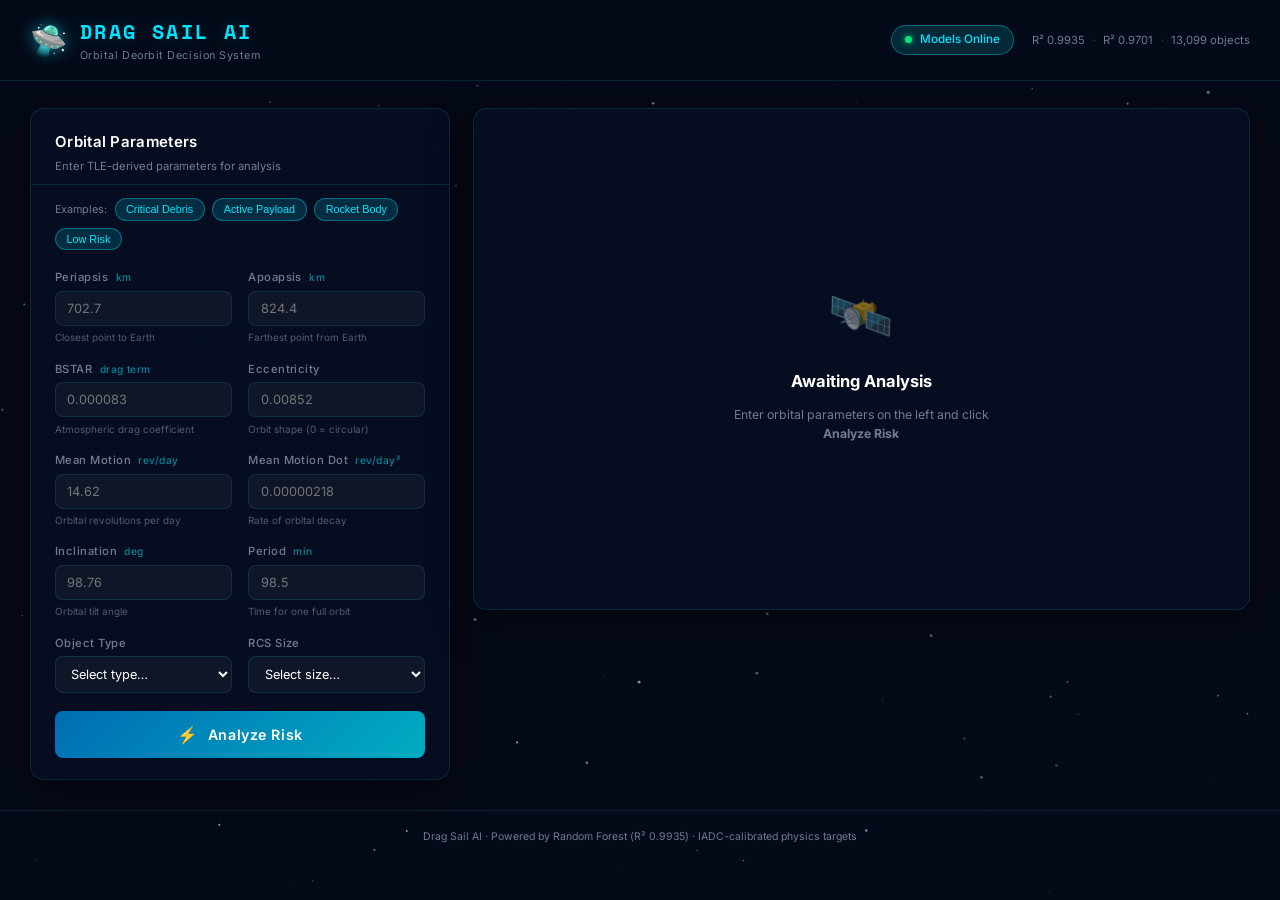
<file: templates/index.html>
<!DOCTYPE html>
<html lang="en">
<head>
  <meta charset="UTF-8">
  <meta name="viewport" content="width=device-width, initial-scale=1.0">
  <title>Drag Sail AI — Orbital Risk Assessment</title>
  <meta name="description" content="AI-powered orbital debris risk assessment and drag sail deployment recommendation system">
  <link rel="preconnect" href="https://fonts.googleapis.com">
  <link href="https://fonts.googleapis.com/css2?family=Inter:wght@300;400;500;600;700&family=Space+Mono:wght@400;700&display=swap" rel="stylesheet">
  <link rel="stylesheet" href="/static/css/style.css">
</head>
<body>

  <!-- Star field canvas -->
  <canvas id="stars-canvas"></canvas>

  <!-- ── HEADER ── -->
  <header class="header">
    <div class="header-inner">
      <div class="logo">
        <div class="logo-icon">🛸</div>
        <div class="logo-text">
          <h1>DRAG SAIL AI</h1>
          <p>Orbital Deorbit Decision System</p>
        </div>
      </div>
      <div class="header-meta">
        <div class="status-pill">
          <span class="pulse-dot"></span>Models Online
        </div>
        <div class="model-stats">
          <span title="Natural Deorbit Model R²">R² 0.9935</span>
          <span class="sep">·</span>
          <span title="Risk Score Model R²">R² 0.9701</span>
          <span class="sep">·</span>
          <span>13,099 objects</span>
        </div>
      </div>
    </div>
  </header>

  <!-- ── MAIN ── -->
  <main class="main">
    <div class="app-grid">

      <!-- ════════ LEFT — INPUT PANEL ════════ -->
      <section class="card input-card">
        <div class="card-header">
          <h2>Orbital Parameters</h2>
          <p>Enter TLE-derived parameters for analysis</p>
        </div>

        <!-- Presets -->
        <div class="presets-row">
          <span class="presets-label">Examples:</span>
          <button class="preset-btn" data-preset="critical">Critical Debris</button>
          <button class="preset-btn" data-preset="payload">Active Payload</button>
          <button class="preset-btn" data-preset="rocket">Rocket Body</button>
          <button class="preset-btn" data-preset="low">Low Risk</button>
        </div>

        <form id="predict-form" novalidate>
          <div class="form-grid">

            <div class="field">
              <label for="periapsis">Periapsis <em>km</em></label>
              <input id="periapsis" type="number" step="0.1" placeholder="702.7" required>
              <span class="field-hint">Closest point to Earth</span>
            </div>

            <div class="field">
              <label for="apoapsis">Apoapsis <em>km</em></label>
              <input id="apoapsis" type="number" step="0.1" placeholder="824.4" required>
              <span class="field-hint">Farthest point from Earth</span>
            </div>

            <div class="field">
              <label for="bstar">BSTAR <em>drag term</em></label>
              <input id="bstar" type="number" step="any" placeholder="0.000083" required>
              <span class="field-hint">Atmospheric drag coefficient</span>
            </div>

            <div class="field">
              <label for="eccentricity">Eccentricity</label>
              <input id="eccentricity" type="number" step="any" min="0" max="1" placeholder="0.00852" required>
              <span class="field-hint">Orbit shape (0 = circular)</span>
            </div>

            <div class="field">
              <label for="mean_motion">Mean Motion <em>rev/day</em></label>
              <input id="mean_motion" type="number" step="0.01" placeholder="14.62" required>
              <span class="field-hint">Orbital revolutions per day</span>
            </div>

            <div class="field">
              <label for="mean_motion_dot">Mean Motion Dot <em>rev/day²</em></label>
              <input id="mean_motion_dot" type="number" step="any" placeholder="0.00000218" required>
              <span class="field-hint">Rate of orbital decay</span>
            </div>

            <div class="field">
              <label for="inclination">Inclination <em>deg</em></label>
              <input id="inclination" type="number" step="0.01" min="0" max="180" placeholder="98.76" required>
              <span class="field-hint">Orbital tilt angle</span>
            </div>

            <div class="field">
              <label for="period">Period <em>min</em></label>
              <input id="period" type="number" step="0.1" placeholder="98.5" required>
              <span class="field-hint">Time for one full orbit</span>
            </div>

            <div class="field">
              <label for="object_type">Object Type</label>
              <select id="object_type" required>
                <option value="">Select type…</option>
                <option value="DEBRIS">DEBRIS</option>
                <option value="PAYLOAD">PAYLOAD</option>
                <option value="ROCKET BODY">ROCKET BODY</option>
                <option value="TBA">TBA</option>
              </select>
            </div>

            <div class="field">
              <label for="rcs_size">RCS Size</label>
              <select id="rcs_size" required>
                <option value="">Select size…</option>
                <option value="SMALL">SMALL (&lt; 0.1 m²)</option>
                <option value="MEDIUM">MEDIUM (0.1–1 m²)</option>
                <option value="LARGE">LARGE (&gt; 1 m²)</option>
              </select>
            </div>

          </div><!-- /form-grid -->

          <button type="submit" class="analyze-btn" id="analyze-btn">
            <span class="btn-icon">⚡</span>
            <span class="btn-text">Analyze Risk</span>
            <span class="btn-loader" id="btn-loader" style="display:none">
              <span class="spinner"></span>
            </span>
          </button>
        </form>
      </section><!-- /input-card -->

      <!-- ════════ RIGHT — RESULTS PANEL ════════ -->
      <section class="card results-card" id="results-card">

        <!-- Empty state -->
        <div class="results-empty" id="results-empty">
          <div class="empty-icon">🛰️</div>
          <h3>Awaiting Analysis</h3>
          <p>Enter orbital parameters on the left and click <strong>Analyze Risk</strong></p>
        </div>

        <!-- Error state -->
        <div class="results-error" id="results-error" style="display:none">
          <div class="empty-icon">⚠️</div>
          <h3>Analysis Failed</h3>
          <p id="error-msg"></p>
        </div>

        <!-- Results -->
        <div class="results-body" id="results-body" style="display:none">

          <!-- Top row: Gauge + Action -->
          <div class="top-row">

            <!-- Circular Risk Gauge -->
            <div class="gauge-wrap">
              <svg viewBox="0 0 220 220" class="gauge-svg" aria-label="Risk Score Gauge">
                <defs>
                  <filter id="glow">
                    <feGaussianBlur stdDeviation="4" result="blur"/>
                    <feMerge><feMergeNode in="blur"/><feMergeNode in="SourceGraphic"/></feMerge>
                  </filter>
                </defs>
                <!-- Track -->
                <circle cx="110" cy="110" r="90" fill="none"
                        stroke="rgba(255,255,255,0.06)" stroke-width="14"/>
                <!-- Progress -->
                <circle id="gauge-arc" cx="110" cy="110" r="90" fill="none"
                        stroke="#00e5ff" stroke-width="14" stroke-linecap="round"
                        stroke-dasharray="565.5" stroke-dashoffset="565.5"
                        transform="rotate(-90 110 110)"
                        filter="url(#glow)" class="gauge-arc"/>
                <!-- Score text -->
                <text id="gauge-number" x="110" y="100" text-anchor="middle"
                      class="gauge-number">--</text>
                <text x="110" y="125" text-anchor="middle" class="gauge-sub">RISK SCORE</text>
              </svg>
              <div id="risk-level-badge" class="risk-badge level-low">---</div>
            </div>

            <!-- Action + quick stats -->
            <div class="action-column">
              <div class="label-sm">Recommended Action</div>
              <div id="action-badge" class="action-badge">---</div>

              <div class="quick-stats">
                <div class="qs-item">
                  <div class="qs-label">Object Type</div>
                  <div id="qs-type" class="qs-value">---</div>
                </div>
                <div class="qs-item">
                  <div class="qs-label">Altitude Zone</div>
                  <div id="qs-zone" class="qs-value">---</div>
                </div>
                <div class="qs-item">
                  <div class="qs-label">RCS Size</div>
                  <div id="qs-rcs" class="qs-value">---</div>
                </div>
              </div>
            </div>
          </div><!-- /top-row -->

          <!-- Deorbit Timeline -->
          <div class="section-label">Deorbit Projection</div>
          <div class="timeline-row">
            <div class="timeline-card card-natural">
              <div class="tc-icon">🌍</div>
              <div class="tc-label">Without Sail</div>
              <div class="tc-years">
                <span id="nat-years" class="tc-number">--</span>
                <span class="tc-unit">yrs</span>
              </div>
            </div>

            <div class="timeline-arrow-wrap">
              <div class="arrow-line"></div>
              <div class="arrow-head">→</div>
              <div id="savings-tag" class="savings-tag">saves -- yrs</div>
            </div>

            <div class="timeline-card card-sail">
              <div class="tc-icon">🪂</div>
              <div class="tc-label">With Drag Sail</div>
              <div class="tc-years">
                <span id="sail-years" class="tc-number">--</span>
                <span class="tc-unit">yrs</span>
              </div>
            </div>
          </div>

          <!-- Sail Deployment Bar -->
          <div class="section-label">Drag Sail Deployment Level</div>
          <div class="deploy-bar-wrap">
            <div class="deploy-header">
              <span id="deploy-action-label" class="deploy-action">---</span>
              <span id="deploy-pct-label" class="deploy-pct">-- %</span>
            </div>
            <div class="deploy-track">
              <div id="deploy-fill" class="deploy-fill" style="width:0%"></div>
              <div class="deploy-markers">
                <span style="left:0%">0%</span>
                <span style="left:20%">20%</span>
                <span style="left:50%">50%</span>
                <span style="left:80%">80%</span>
                <span style="left:100%">100%</span>
              </div>
            </div>
          </div>

          <!-- Risk Breakdown -->
          <div class="section-label">Risk Summary</div>
          <div class="risk-summary">
            <div class="rs-row">
              <span class="rs-key">Natural Lifetime</span>
              <span id="rs-nat" class="rs-val">--</span>
            </div>
            <div class="rs-row">
              <span class="rs-key">Risk Score</span>
              <span id="rs-score" class="rs-val">--</span>
            </div>
            <div class="rs-row">
              <span class="rs-key">Risk Level</span>
              <span id="rs-level" class="rs-val">--</span>
            </div>
            <div class="rs-row">
              <span class="rs-key">Sail Deployment</span>
              <span id="rs-deploy" class="rs-val">--</span>
            </div>
            <div class="rs-row">
              <span class="rs-key">Accelerated Deorbit</span>
              <span id="rs-sail" class="rs-val">--</span>
            </div>
            <div class="rs-row highlight">
              <span class="rs-key">Years Saved</span>
              <span id="rs-saved" class="rs-val">--</span>
            </div>
          </div>

        </div><!-- /results-body -->
      </section><!-- /results-card -->

    </div><!-- /app-grid -->
  </main>

  <footer class="footer">
    Drag Sail AI · Powered by Random Forest (R² 0.9935) · IADC-calibrated physics targets
  </footer>

  <script src="/static/js/app.js"></script>
</body>
</html>
</file>
<file: static/css/style.css>
/* ============================================================
   Drag Sail AI — Space-themed dark UI
   ============================================================ */

/* ── Tokens ─────────────────────────────────────────────────── */
:root {
  --bg:          #050a18;
  --bg-card:     rgba(8, 16, 36, 0.72);
  --border:      rgba(0, 229, 255, 0.12);
  --border-h:    rgba(0, 229, 255, 0.35);
  --cyan:        #00e5ff;
  --cyan-dim:    rgba(0, 229, 255, 0.15);
  --amber:       #ffab00;
  --red:         #ff4d4d;
  --green:       #00e676;
  --orange:      #ff6d00;
  --text:        #cdd6f4;
  --text-dim:    rgba(205,214,244,0.55);
  --text-bright: #ffffff;
  --radius:      14px;
  --radius-sm:   8px;
  --shadow:      0 8px 40px rgba(0,0,0,0.6);
  --glow-cyan:   0 0 20px rgba(0,229,255,0.25);
  --font-mono:   'Space Mono', monospace;
  --font-sans:   'Inter', sans-serif;
  --transition:  0.3s cubic-bezier(0.4,0,0.2,1);
}

/* ── Reset ───────────────────────────────────────────────────── */
*, *::before, *::after { box-sizing: border-box; margin: 0; padding: 0; }
html { font-size: 15px; scroll-behavior: smooth; }
body {
  background: var(--bg);
  color: var(--text);
  font-family: var(--font-sans);
  min-height: 100vh;
  overflow-x: hidden;
  line-height: 1.6;
}

/* ── Stars canvas ────────────────────────────────────────────── */
#stars-canvas {
  position: fixed;
  inset: 0;
  z-index: 0;
  pointer-events: none;
}

/* ── Header ──────────────────────────────────────────────────── */
.header {
  position: relative;
  z-index: 10;
  border-bottom: 1px solid var(--border);
  background: rgba(5,10,24,0.9);
  backdrop-filter: blur(12px);
}
.header-inner {
  max-width: 1400px;
  margin: 0 auto;
  padding: 1rem 2rem;
  display: flex;
  align-items: center;
  justify-content: space-between;
  gap: 1rem;
}
.logo {
  display: flex;
  align-items: center;
  gap: 0.85rem;
}
.logo-icon {
  font-size: 2rem;
  filter: drop-shadow(0 0 8px rgba(0,229,255,0.6));
  animation: float 4s ease-in-out infinite;
}
@keyframes float {
  0%,100% { transform: translateY(0); }
  50%      { transform: translateY(-4px); }
}
.logo-text h1 {
  font-family: var(--font-mono);
  font-size: 1.35rem;
  font-weight: 700;
  color: var(--cyan);
  letter-spacing: 0.12em;
  text-shadow: var(--glow-cyan);
}
.logo-text p {
  font-size: 0.72rem;
  color: var(--text-dim);
  letter-spacing: 0.05em;
}
.header-meta {
  display: flex;
  align-items: center;
  gap: 1.2rem;
}
.status-pill {
  display: flex;
  align-items: center;
  gap: 0.5rem;
  background: var(--cyan-dim);
  border: 1px solid var(--border-h);
  border-radius: 20px;
  padding: 0.3rem 0.9rem;
  font-size: 0.78rem;
  color: var(--cyan);
  font-weight: 500;
}
.pulse-dot {
  width: 7px;
  height: 7px;
  border-radius: 50%;
  background: var(--green);
  box-shadow: 0 0 6px var(--green);
  animation: pulse 2s ease-in-out infinite;
}
@keyframes pulse {
  0%,100% { opacity: 1; transform: scale(1); }
  50%      { opacity: 0.5; transform: scale(0.7); }
}
.model-stats {
  font-size: 0.75rem;
  color: var(--text-dim);
}
.sep { margin: 0 0.3rem; opacity: 0.4; }

/* ── Main layout ─────────────────────────────────────────────── */
.main {
  position: relative;
  z-index: 5;
  max-width: 1400px;
  margin: 0 auto;
  padding: 1.8rem 2rem 2rem;
}
.app-grid {
  display: grid;
  grid-template-columns: 420px 1fr;
  gap: 1.5rem;
  align-items: start;
}
@media (max-width: 920px) {
  .app-grid { grid-template-columns: 1fr; }
}

/* ── Card ────────────────────────────────────────────────────── */
.card {
  background: var(--bg-card);
  border: 1px solid var(--border);
  border-radius: var(--radius);
  backdrop-filter: blur(14px);
  box-shadow: var(--shadow);
  overflow: hidden;
}
.card-header {
  padding: 1.4rem 1.6rem 0.6rem;
  border-bottom: 1px solid var(--border);
}
.card-header h2 {
  font-size: 1rem;
  font-weight: 600;
  color: var(--text-bright);
  letter-spacing: 0.02em;
}
.card-header p {
  font-size: 0.75rem;
  color: var(--text-dim);
  margin-top: 0.2rem;
}

/* ── Presets ─────────────────────────────────────────────────── */
.presets-row {
  display: flex;
  flex-wrap: wrap;
  align-items: center;
  gap: 0.5rem;
  padding: 0.9rem 1.6rem 0.4rem;
}
.presets-label {
  font-size: 0.72rem;
  color: var(--text-dim);
  white-space: nowrap;
}
.preset-btn {
  padding: 0.28rem 0.7rem;
  border-radius: 20px;
  border: 1px solid var(--border-h);
  background: var(--cyan-dim);
  color: var(--cyan);
  font-size: 0.72rem;
  cursor: pointer;
  transition: var(--transition);
}
.preset-btn:hover {
  background: rgba(0,229,255,0.25);
  box-shadow: var(--glow-cyan);
}

/* ── Form ────────────────────────────────────────────────────── */
form { padding: 0.8rem 1.6rem 1.4rem; }
.form-grid {
  display: grid;
  grid-template-columns: 1fr 1fr;
  gap: 0.9rem 1.1rem;
  margin-bottom: 1.2rem;
}
.field { display: flex; flex-direction: column; gap: 0.3rem; }
.field label {
  font-size: 0.75rem;
  font-weight: 500;
  color: var(--text-dim);
  letter-spacing: 0.04em;
}
.field label em {
  font-style: normal;
  font-size: 0.68rem;
  color: rgba(0,229,255,0.55);
  margin-left: 4px;
}
.field input, .field select {
  background: rgba(255,255,255,0.04);
  border: 1px solid var(--border);
  border-radius: var(--radius-sm);
  padding: 0.6rem 0.75rem;
  color: var(--text-bright);
  font-size: 0.85rem;
  font-family: var(--font-sans);
  transition: var(--transition);
  outline: none;
  width: 100%;
}
.field select option { background: #0c1428; color: var(--text-bright); }
.field input:focus, .field select:focus {
  border-color: var(--cyan);
  box-shadow: 0 0 0 2px var(--cyan-dim);
  background: rgba(0,229,255,0.05);
}
.field input.invalid { border-color: var(--red); }
.field-hint {
  font-size: 0.66rem;
  color: var(--text-dim);
  opacity: 0.7;
}

/* ── Analyze button ──────────────────────────────────────────── */
.analyze-btn {
  width: 100%;
  padding: 0.9rem;
  background: linear-gradient(135deg, #006db3, #00acc1);
  border: none;
  border-radius: var(--radius-sm);
  color: #fff;
  font-size: 0.95rem;
  font-weight: 600;
  font-family: var(--font-sans);
  cursor: pointer;
  display: flex;
  align-items: center;
  justify-content: center;
  gap: 0.6rem;
  transition: var(--transition);
  letter-spacing: 0.04em;
}
.analyze-btn:hover:not(:disabled) {
  background: linear-gradient(135deg, #0086d4, #00bcd4);
  box-shadow: 0 4px 20px rgba(0,188,212,0.4);
  transform: translateY(-1px);
}
.analyze-btn:disabled { opacity: 0.6; cursor: not-allowed; transform: none; }
.btn-icon { font-size: 1.1rem; }
.spinner {
  width: 16px; height: 16px;
  border: 2px solid rgba(255,255,255,0.3);
  border-top-color: #fff;
  border-radius: 50%;
  animation: spin 0.7s linear infinite;
  display: inline-block;
}
@keyframes spin { to { transform: rotate(360deg); } }

/* ── Results card ────────────────────────────────────────────── */
.results-card { min-height: 500px; }

/* Empty / error states */
.results-empty, .results-error {
  display: flex;
  flex-direction: column;
  align-items: center;
  justify-content: center;
  text-align: center;
  padding: 3rem 2rem;
  gap: 0.7rem;
  min-height: 500px;
}
.empty-icon { font-size: 3.5rem; opacity: 0.5; }
.results-empty h3, .results-error h3 {
  font-size: 1.1rem;
  color: var(--text-bright);
}
.results-empty p, .results-error p {
  font-size: 0.82rem;
  color: var(--text-dim);
  max-width: 300px;
}

/* Results body */
.results-body { padding: 1.4rem 1.6rem; display: flex; flex-direction: column; gap: 1.3rem; }

/* Top row: gauge + action */
.top-row {
  display: grid;
  grid-template-columns: 200px 1fr;
  gap: 1.5rem;
  align-items: center;
}
@media (max-width: 600px) {
  .top-row { grid-template-columns: 1fr; }
}

/* ── Gauge ───────────────────────────────────────────────────── */
.gauge-wrap {
  display: flex;
  flex-direction: column;
  align-items: center;
  gap: 0.7rem;
}
.gauge-svg { width: 180px; height: 180px; }
.gauge-arc {
  transition: stroke-dashoffset 1.1s cubic-bezier(0.4,0,0.2,1),
              stroke 0.5s ease;
}
.gauge-number {
  font-family: var(--font-mono);
  font-size: 2.4rem;
  fill: var(--text-bright);
  font-weight: 700;
}
.gauge-sub {
  font-size: 0.6rem;
  fill: var(--text-dim);
  letter-spacing: 0.1em;
}

/* Risk level badge (below gauge) */
.risk-badge {
  font-family: var(--font-mono);
  font-size: 0.78rem;
  font-weight: 700;
  letter-spacing: 0.12em;
  padding: 0.3rem 1rem;
  border-radius: 20px;
  text-align: center;
  transition: var(--transition);
}
.risk-badge.level-low      { background: rgba(0,230,118,0.15);  color: #00e676; border: 1px solid rgba(0,230,118,0.4); }
.risk-badge.level-moderate { background: rgba(255,214,0,0.12);  color: #ffd600; border: 1px solid rgba(255,214,0,0.4); }
.risk-badge.level-elevated { background: rgba(255,109,0,0.15);  color: #ff9100; border: 1px solid rgba(255,109,0,0.4); }
.risk-badge.level-high     { background: rgba(255,77,77,0.15);  color: #ff5252; border: 1px solid rgba(255,77,77,0.4); }
.risk-badge.level-critical {
  background: rgba(213,0,0,0.2);
  color: #ff1744;
  border: 1px solid rgba(213,0,0,0.5);
  animation: pulse-critical 1.4s ease-in-out infinite;
}
@keyframes pulse-critical {
  0%,100% { box-shadow: 0 0 0 0 rgba(255,23,68,0.4); }
  50%      { box-shadow: 0 0 10px 4px rgba(255,23,68,0.15); }
}

/* ── Action column ───────────────────────────────────────────── */
.action-column { display: flex; flex-direction: column; gap: 0.8rem; }
.label-sm {
  font-size: 0.7rem;
  color: var(--text-dim);
  letter-spacing: 0.08em;
  text-transform: uppercase;
}
.action-badge {
  font-family: var(--font-mono);
  font-size: 1rem;
  font-weight: 700;
  letter-spacing: 0.06em;
  padding: 0.6rem 1.2rem;
  border-radius: var(--radius-sm);
  text-align: center;
  transition: var(--transition);
}
/* action colours applied via JS */
.action-monitor      { background: rgba(0,230,118,0.12);  color:#00e676; border:1px solid rgba(0,230,118,0.3); }
.action-prepare      { background: rgba(0,229,255,0.1);   color:var(--cyan); border:1px solid var(--border-h); }
.action-deploy-par   { background: rgba(255,171,0,0.12);  color:var(--amber); border:1px solid rgba(255,171,0,0.3); }
.action-deploy-high  { background: rgba(255,109,0,0.15);  color:#ff9100; border:1px solid rgba(255,109,0,0.3); }
.action-deploy-full  { background: rgba(255,23,68,0.15);  color:#ff1744; border:1px solid rgba(255,23,68,0.3); }

/* Quick stats */
.quick-stats { display: flex; flex-direction: column; gap: 0.4rem; }
.qs-item { display: flex; justify-content: space-between; gap: 0.5rem; }
.qs-label { font-size: 0.72rem; color: var(--text-dim); }
.qs-value { font-size: 0.75rem; color: var(--text-bright); font-weight: 500; text-align: right; }

/* ── Section label ───────────────────────────────────────────── */
.section-label {
  font-size: 0.7rem;
  color: var(--text-dim);
  letter-spacing: 0.1em;
  text-transform: uppercase;
  border-bottom: 1px solid var(--border);
  padding-bottom: 0.4rem;
}

/* ── Deorbit timeline ────────────────────────────────────────── */
.timeline-row {
  display: flex;
  align-items: center;
  gap: 0.8rem;
}
.timeline-card {
  flex: 1;
  border-radius: var(--radius-sm);
  padding: 1rem;
  display: flex;
  flex-direction: column;
  align-items: center;
  gap: 0.3rem;
  text-align: center;
}
.card-natural {
  background: rgba(0,229,255,0.07);
  border: 1px solid var(--border);
}
.card-sail {
  background: rgba(0,230,118,0.07);
  border: 1px solid rgba(0,230,118,0.2);
}
.tc-icon { font-size: 1.4rem; }
.tc-label { font-size: 0.7rem; color: var(--text-dim); }
.tc-years { display: flex; align-items: baseline; gap: 0.3rem; }
.tc-number {
  font-family: var(--font-mono);
  font-size: 1.8rem;
  font-weight: 700;
  color: var(--text-bright);
}
.tc-unit { font-size: 0.75rem; color: var(--text-dim); }

.timeline-arrow-wrap {
  display: flex;
  flex-direction: column;
  align-items: center;
  gap: 0.3rem;
  flex-shrink: 0;
}
.arrow-line { width: 1px; height: 20px; background: var(--border); }
.arrow-head { color: var(--text-dim); font-size: 1rem; }
.savings-tag {
  font-size: 0.68rem;
  color: var(--green);
  background: rgba(0,230,118,0.1);
  border: 1px solid rgba(0,230,118,0.25);
  border-radius: 20px;
  padding: 0.15rem 0.5rem;
  white-space: nowrap;
}

/* ── Deployment bar ──────────────────────────────────────────── */
.deploy-bar-wrap { display: flex; flex-direction: column; gap: 0.5rem; }
.deploy-header {
  display: flex;
  justify-content: space-between;
  align-items: center;
}
.deploy-action { font-size: 0.78rem; color: var(--text-dim); }
.deploy-pct {
  font-family: var(--font-mono);
  font-size: 1rem;
  font-weight: 700;
  color: var(--text-bright);
}
.deploy-track {
  position: relative;
  height: 10px;
  background: rgba(255,255,255,0.06);
  border-radius: 10px;
  overflow: visible;
  margin-bottom: 1.2rem;
}
.deploy-fill {
  height: 100%;
  border-radius: 10px;
  background: linear-gradient(90deg, var(--cyan), var(--amber));
  transition: width 1s cubic-bezier(0.4,0,0.2,1);
  box-shadow: 0 0 8px rgba(0,229,255,0.4);
}
.deploy-markers {
  position: absolute;
  top: 14px;
  left: 0;
  right: 0;
  font-size: 0.62rem;
  color: var(--text-dim);
}
.deploy-markers span {
  position: absolute;
  transform: translateX(-50%);
}
.deploy-markers span:last-child { transform: translateX(-100%); }
.deploy-markers span:first-child { transform: translateX(0); }

/* ── Risk summary table ──────────────────────────────────────── */
.risk-summary { display: flex; flex-direction: column; gap: 0.4rem; }
.rs-row {
  display: flex;
  justify-content: space-between;
  align-items: center;
  padding: 0.45rem 0;
  border-bottom: 1px solid rgba(255,255,255,0.04);
  font-size: 0.8rem;
}
.rs-key { color: var(--text-dim); }
.rs-val { color: var(--text-bright); font-weight: 500; font-family: var(--font-mono); }
.rs-row.highlight .rs-key { color: var(--green); font-weight: 600; }
.rs-row.highlight .rs-val { color: var(--green); font-size: 0.9rem; }

/* ── Footer ──────────────────────────────────────────────────── */
.footer {
  position: relative;
  z-index: 5;
  text-align: center;
  padding: 1.2rem;
  font-size: 0.7rem;
  color: var(--text-dim);
  border-top: 1px solid var(--border);
}
</file>
